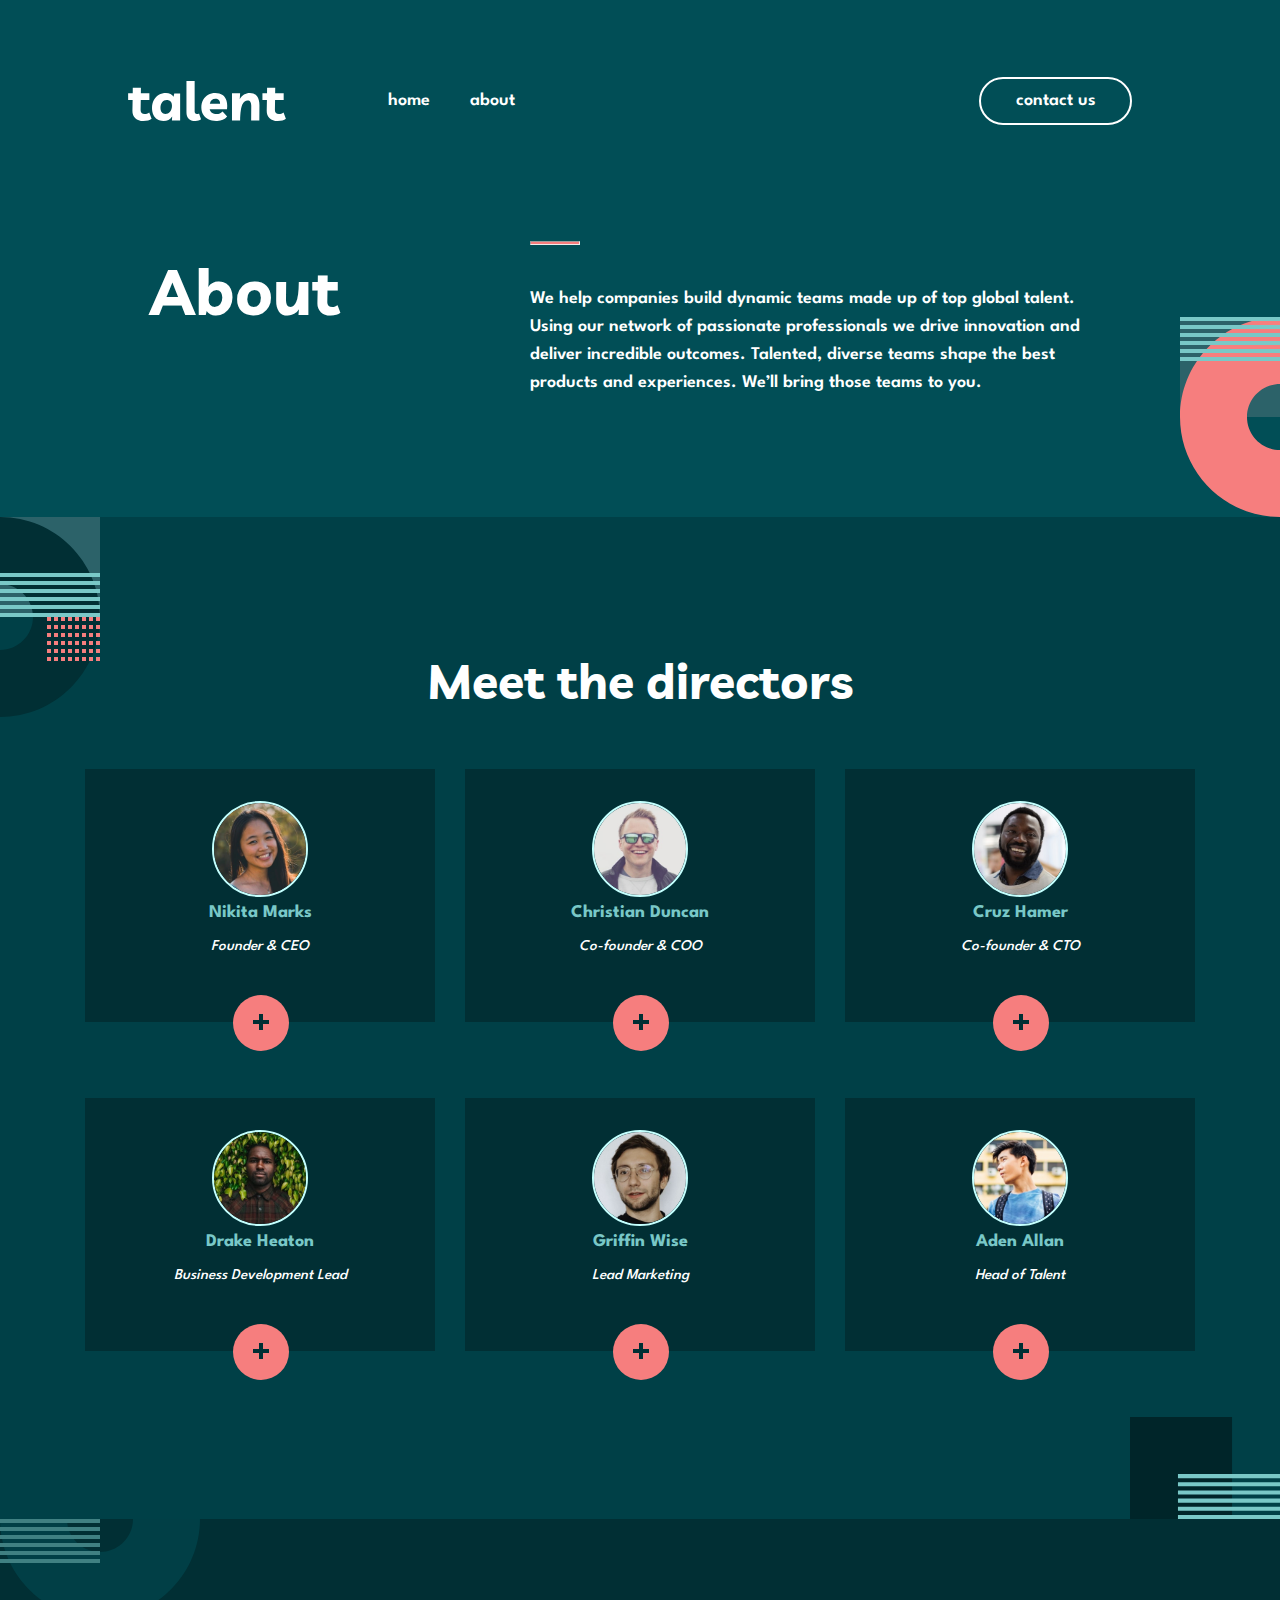
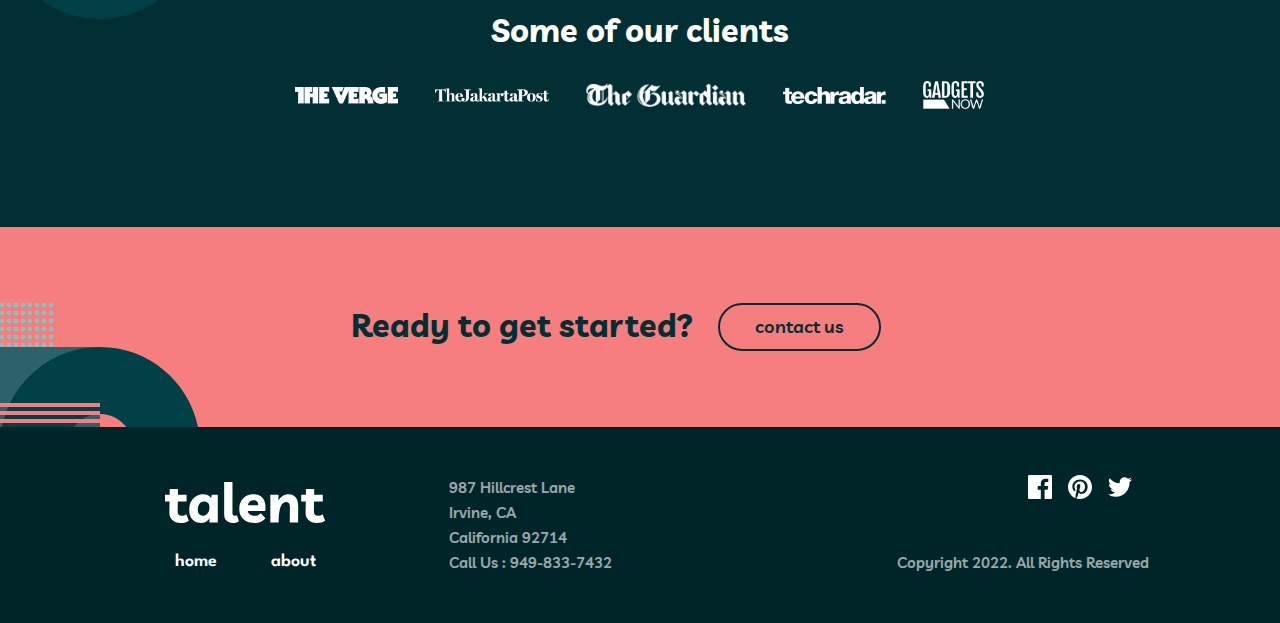
<file: about.html>
<!DOCTYPE html>
<html lang="en">

<head>
  <meta charset="UTF-8" />
  <meta http-equiv="X-UA-Compatible" content="IE=edge" />
  <meta name="viewport" content="width=device-width, initial-scale=1.0" />

  <!-- <link rel="stylesheet" href="assets/styles/homepage.css" /> -->
  <link rel="stylesheet" href="assets/styles/general.css">
  <link rel="stylesheet" href="assets/styles/aboutpage.css">
  <link rel="stylesheet" href="assets/styles/mobile-about-section2.css">
  <link rel="stylesheet" href="assets/styles/desktop-about-section2.css">
  <title>Find Talent</title>
</head>

<body>
  <header>
    <!-- Navbar elements here -->
    <div class="bg_side_menu__container"></div>
    <div class="side_menu__container">
      <div class="side_menu_close__container">
        <img class="menu_close__btn" id="close_btn" src="assets/images/icons/icon-close.svg" alt="" />
      </div>
      <nav>
        <ul class="side_menu__links">
          <li><a class="" href="index.html">home</a></li>
          <li><a class="" href="about.html">about</a></li>
        </ul>
      </nav>
      <a class="side_menu__cta" href="contact.html">
        <button>contact us</button></a>
      <img class="side_menu__img" src="assets/images/background/bg-pattern-about-1-mobile-nav-1.svg" alt="mobile-nav-1">
    </div>
    </div>
    <div class="navbar_menu__container">
      <img class="logo" src="assets/images/logos/logo.svg" alt="" />
      <nav class="nav_links__table">
        <ul class="nav__links">
          <li><a class="" href="index.html">home</a></li>
          <li><a class="" href="about.html">about</a></li>
        </ul>
      </nav>
      <a class="cta" href="contact.html"><button>contact us</button></a>
      <img id="btn" class="ham-menu-icon" src="assets/images/icons/icon-hamburger.svg" alt="" />
    </div>
  </header>


  <main>

    <!-- Cia rasom main -->
    <section id="about-section" class="about-section">
      <h1 id="about-section-h1">About</h1>
      <div>
        <hr>
        <p>We help companies build dynamic teams made up of top global talent. Using our network of passionate
          professionals we drive innovation and deliver incredible outcomes. Talented, diverse teams shape the best
          products and experiences. We’ll bring those teams to you.</p>
      </div>
      <img id="about-section-img" src="assets/images/background/bg-pattern-about-1-mobile-nav-1.svg"
        alt="Background Image">
    </section>
    <section class="director-section">
      <h1>Meet the directors</h1>
      <img id="about-img" src="assets/images/background/bg-pattern-about-2-contact-1.svg" alt="Background Image">
      <div class="director-list">
        <!-- <div class="row"> -->
        <div class="director">
          <img id="director-avatar" src="assets/images/avatars/avatar-nikita.jpg" alt="Portrait of Nikita Marks">
          <p id="director-name">Nikita Marks</p>
          <p id="director-position">Founder & CEO</p>
          <p class="director-oval">
            <img id="cross-icon" src="assets/images/icons/icon-cross.svg" alt="Cross Icon">
          </p>
          <div class="info-screen">
            <p class="info-director-name">Nikita Marks</p>
            <p class="info-director-quote">“Empowered teams create truly amazing products. Set the north star and let
              them follow it.”</p>
            <p class="info-director-socials">
              <svg xmlns="http://www.w3.org/2000/svg" width="24" height="20" id="twitter-icon">
                <path
                  d="M24 2.557a9.83 9.83 0 01-2.828.775A4.932 4.932 0 0023.337.608a9.864 9.864 0 01-3.127 1.195A4.916 4.916 0 0016.616.248c-3.179 0-5.515 2.966-4.797 6.045A13.978 13.978 0 011.671 1.149a4.93 4.93 0 001.523 6.574 4.903 4.903 0 01-2.229-.616c-.054 2.281 1.581 4.415 3.949 4.89a4.935 4.935 0 01-2.224.084 4.928 4.928 0 004.6 3.419A9.9 9.9 0 010 17.54a13.94 13.94 0 007.548 2.212c9.142 0 14.307-7.721 13.995-14.646A10.025 10.025 0 0024 2.557z" />
              </svg>
              <svg id="linkedin-icon" xmlns="http://www.w3.org/2000/svg" width="20" height="20">
                <path
                  d="M18 0H2C.9 0 0 .9 0 2v16c0 1.1.9 2 2 2h16c1.1 0 2-.9 2-2V2c0-1.1-.9-2-2-2zM6 17H3V8h3v9zM4.5 6.3c-1 0-1.8-.8-1.8-1.8s.8-1.8 1.8-1.8 1.8.8 1.8 1.8-.8 1.8-1.8 1.8zM17 17h-3v-5.3c0-.8-.7-1.5-1.5-1.5s-1.5.7-1.5 1.5V17H8V8h3v1.2c.5-.8 1.6-1.4 2.5-1.4 1.9 0 3.5 1.6 3.5 3.5V17z" />
              </svg>
            </p>
          </div>
        </div>
        <div class="director">
          <img id="director-avatar" src="assets/images/avatars/avatar-christian.jpg" alt="Portrait of Christian Duncan">
          <p id="director-name">Christian Duncan</p>
          <p id="director-position">Co-founder & COO</p>
          <p class="director-oval"><img id="cross-icon" src="assets/images/icons/icon-cross.svg" alt="Cross Icon"></p>
          <div class="info-screen">
            <p class="info-director-name">Christian Duncan</p>
            <p class="info-director-quote">“Empowered teams create truly amazing products. Set the north star and let
              them follow it.”</p>
            <p class="info-director-socials">
              <svg xmlns="http://www.w3.org/2000/svg" width="24" height="20" id="twitter-icon">
                <path
                  d="M24 2.557a9.83 9.83 0 01-2.828.775A4.932 4.932 0 0023.337.608a9.864 9.864 0 01-3.127 1.195A4.916 4.916 0 0016.616.248c-3.179 0-5.515 2.966-4.797 6.045A13.978 13.978 0 011.671 1.149a4.93 4.93 0 001.523 6.574 4.903 4.903 0 01-2.229-.616c-.054 2.281 1.581 4.415 3.949 4.89a4.935 4.935 0 01-2.224.084 4.928 4.928 0 004.6 3.419A9.9 9.9 0 010 17.54a13.94 13.94 0 007.548 2.212c9.142 0 14.307-7.721 13.995-14.646A10.025 10.025 0 0024 2.557z" />
              </svg>
              <svg id="linkedin-icon" xmlns="http://www.w3.org/2000/svg" width="20" height="20">
                <path
                  d="M18 0H2C.9 0 0 .9 0 2v16c0 1.1.9 2 2 2h16c1.1 0 2-.9 2-2V2c0-1.1-.9-2-2-2zM6 17H3V8h3v9zM4.5 6.3c-1 0-1.8-.8-1.8-1.8s.8-1.8 1.8-1.8 1.8.8 1.8 1.8-.8 1.8-1.8 1.8zM17 17h-3v-5.3c0-.8-.7-1.5-1.5-1.5s-1.5.7-1.5 1.5V17H8V8h3v1.2c.5-.8 1.6-1.4 2.5-1.4 1.9 0 3.5 1.6 3.5 3.5V17z" />
              </svg>
            </p>
          </div>
        </div>
        <!-- </div> -->
        <!-- <div class="row"> -->
        <div class="director">
          <img id="director-avatar" src="assets/images/avatars/avatar-cruz.jpg" alt="Portrait of Cruz Hamer">
          <p id="director-name">Cruz Hamer</p>
          <p id="director-position">Co-founder & CTO</p>
          <p class="director-oval"><img id="cross-icon" src="assets/images/icons/icon-cross.svg" alt="Cross Icon"></p>
          <div class="info-screen">
            <p class="info-director-name">Cruz Hamer</p>
            <p class="info-director-quote">“Empowered teams create truly amazing products. Set the north star and let
              them follow it.”</p>
            <p class="info-director-socials">
              <svg xmlns="http://www.w3.org/2000/svg" width="24" height="20" id="twitter-icon">
                <path
                  d="M24 2.557a9.83 9.83 0 01-2.828.775A4.932 4.932 0 0023.337.608a9.864 9.864 0 01-3.127 1.195A4.916 4.916 0 0016.616.248c-3.179 0-5.515 2.966-4.797 6.045A13.978 13.978 0 011.671 1.149a4.93 4.93 0 001.523 6.574 4.903 4.903 0 01-2.229-.616c-.054 2.281 1.581 4.415 3.949 4.89a4.935 4.935 0 01-2.224.084 4.928 4.928 0 004.6 3.419A9.9 9.9 0 010 17.54a13.94 13.94 0 007.548 2.212c9.142 0 14.307-7.721 13.995-14.646A10.025 10.025 0 0024 2.557z" />
              </svg>
              <svg id="linkedin-icon" xmlns="http://www.w3.org/2000/svg" width="20" height="20">
                <path
                  d="M18 0H2C.9 0 0 .9 0 2v16c0 1.1.9 2 2 2h16c1.1 0 2-.9 2-2V2c0-1.1-.9-2-2-2zM6 17H3V8h3v9zM4.5 6.3c-1 0-1.8-.8-1.8-1.8s.8-1.8 1.8-1.8 1.8.8 1.8 1.8-.8 1.8-1.8 1.8zM17 17h-3v-5.3c0-.8-.7-1.5-1.5-1.5s-1.5.7-1.5 1.5V17H8V8h3v1.2c.5-.8 1.6-1.4 2.5-1.4 1.9 0 3.5 1.6 3.5 3.5V17z" />
              </svg>
            </p>
          </div>
        </div>
        <div class="director">
          <img id="director-avatar" src="assets/images/avatars/avatar-drake.jpg" alt="Portrait of Drake Heaton">
          <p id="director-name">Drake Heaton</p>
          <p id="director-position">Business Development Lead</p>
          <p class="director-oval"><img id="cross-icon" src="assets/images/icons/icon-cross.svg" alt="Cross Icon"></p>
          <div class="info-screen">
            <p class="info-director-name">Drake Heaton</p>
            <p class="info-director-quote">“Empowered teams create truly amazing products. Set the north star and let
              them follow it.”</p>
            <p class="info-director-socials">
              <svg xmlns="http://www.w3.org/2000/svg" width="24" height="20" id="twitter-icon">
                <path
                  d="M24 2.557a9.83 9.83 0 01-2.828.775A4.932 4.932 0 0023.337.608a9.864 9.864 0 01-3.127 1.195A4.916 4.916 0 0016.616.248c-3.179 0-5.515 2.966-4.797 6.045A13.978 13.978 0 011.671 1.149a4.93 4.93 0 001.523 6.574 4.903 4.903 0 01-2.229-.616c-.054 2.281 1.581 4.415 3.949 4.89a4.935 4.935 0 01-2.224.084 4.928 4.928 0 004.6 3.419A9.9 9.9 0 010 17.54a13.94 13.94 0 007.548 2.212c9.142 0 14.307-7.721 13.995-14.646A10.025 10.025 0 0024 2.557z" />
              </svg>
              <svg id="linkedin-icon" xmlns="http://www.w3.org/2000/svg" width="20" height="20">
                <path
                  d="M18 0H2C.9 0 0 .9 0 2v16c0 1.1.9 2 2 2h16c1.1 0 2-.9 2-2V2c0-1.1-.9-2-2-2zM6 17H3V8h3v9zM4.5 6.3c-1 0-1.8-.8-1.8-1.8s.8-1.8 1.8-1.8 1.8.8 1.8 1.8-.8 1.8-1.8 1.8zM17 17h-3v-5.3c0-.8-.7-1.5-1.5-1.5s-1.5.7-1.5 1.5V17H8V8h3v1.2c.5-.8 1.6-1.4 2.5-1.4 1.9 0 3.5 1.6 3.5 3.5V17z" />
              </svg>
            </p>
          </div>
        </div>
        <!-- </div> -->
        <!-- <div class="lastrow"> -->
        <div class="director">
          <img id="director-avatar" src="assets/images/avatars/avatar-griffin.jpg" alt="Portrait of Griffin Wise">
          <p id="director-name">Griffin Wise</p>
          <p id="director-position">Lead Marketing</p>
          <p class="director-oval"><img id="cross-icon" src="assets/images/icons/icon-cross.svg" alt="Cross Icon"></p>
          <div class="info-screen">
            <p class="info-director-name">Griffin Wise</p>
            <p class="info-director-quote">“Empowered teams create truly amazing products. Set the north star and let
              them follow it.”</p>
            <p class="info-director-socials">
              <svg xmlns="http://www.w3.org/2000/svg" width="24" height="20" id="twitter-icon">
                <path
                  d="M24 2.557a9.83 9.83 0 01-2.828.775A4.932 4.932 0 0023.337.608a9.864 9.864 0 01-3.127 1.195A4.916 4.916 0 0016.616.248c-3.179 0-5.515 2.966-4.797 6.045A13.978 13.978 0 011.671 1.149a4.93 4.93 0 001.523 6.574 4.903 4.903 0 01-2.229-.616c-.054 2.281 1.581 4.415 3.949 4.89a4.935 4.935 0 01-2.224.084 4.928 4.928 0 004.6 3.419A9.9 9.9 0 010 17.54a13.94 13.94 0 007.548 2.212c9.142 0 14.307-7.721 13.995-14.646A10.025 10.025 0 0024 2.557z" />
              </svg>
              <svg id="linkedin-icon" xmlns="http://www.w3.org/2000/svg" width="20" height="20">
                <path
                  d="M18 0H2C.9 0 0 .9 0 2v16c0 1.1.9 2 2 2h16c1.1 0 2-.9 2-2V2c0-1.1-.9-2-2-2zM6 17H3V8h3v9zM4.5 6.3c-1 0-1.8-.8-1.8-1.8s.8-1.8 1.8-1.8 1.8.8 1.8 1.8-.8 1.8-1.8 1.8zM17 17h-3v-5.3c0-.8-.7-1.5-1.5-1.5s-1.5.7-1.5 1.5V17H8V8h3v1.2c.5-.8 1.6-1.4 2.5-1.4 1.9 0 3.5 1.6 3.5 3.5V17z" />
              </svg>
            </p>
          </div>
        </div>
        <div class="director">
          <img id="director-avatar" src="assets/images/avatars/avatar-aden.jpg" alt="Portrait of Aden Allan">
          <p id="director-name">Aden Allan</p>
          <p id="director-position">Head of Talent</p>
          <p class="director-oval"><img id="cross-icon" src="assets/images/icons/icon-cross.svg" alt="Cross Icon"></p>
          <div class="info-screen">
            <p class="info-director-name">Aden Allan</p>
            <p class="info-director-quote">“Empowered teams create truly amazing products. Set the north star and let
              them follow it.”</p>
            <p class="info-director-socials">
              <svg xmlns="http://www.w3.org/2000/svg" width="24" height="20" id="twitter-icon">
                <path
                  d="M24 2.557a9.83 9.83 0 01-2.828.775A4.932 4.932 0 0023.337.608a9.864 9.864 0 01-3.127 1.195A4.916 4.916 0 0016.616.248c-3.179 0-5.515 2.966-4.797 6.045A13.978 13.978 0 011.671 1.149a4.93 4.93 0 001.523 6.574 4.903 4.903 0 01-2.229-.616c-.054 2.281 1.581 4.415 3.949 4.89a4.935 4.935 0 01-2.224.084 4.928 4.928 0 004.6 3.419A9.9 9.9 0 010 17.54a13.94 13.94 0 007.548 2.212c9.142 0 14.307-7.721 13.995-14.646A10.025 10.025 0 0024 2.557z" />
              </svg>
              <svg id="linkedin-icon" xmlns="http://www.w3.org/2000/svg" width="20" height="20">
                <path
                  d="M18 0H2C.9 0 0 .9 0 2v16c0 1.1.9 2 2 2h16c1.1 0 2-.9 2-2V2c0-1.1-.9-2-2-2zM6 17H3V8h3v9zM4.5 6.3c-1 0-1.8-.8-1.8-1.8s.8-1.8 1.8-1.8 1.8.8 1.8 1.8-.8 1.8-1.8 1.8zM17 17h-3v-5.3c0-.8-.7-1.5-1.5-1.5s-1.5.7-1.5 1.5V17H8V8h3v1.2c.5-.8 1.6-1.4 2.5-1.4 1.9 0 3.5 1.6 3.5 3.5V17z" />
              </svg>
            </p>
          </div>
        </div>
        <!-- </div> -->
        <img id="about-last-img" src="assets/images/background/bg-pattern-home-4-about-3.svg" alt="Background Image">
      </div>
    </section>

    <section id="aboutsection2">

      <img id="patternhome" src="assets/images/background/bg-pattern-about-4.svg" alt="pattern home">

      <p id="aboutclients">Some of our clients</p><br>
      <div id="logosrow">
        <div>
          <img id="theverge" src="assets/images/logos/logo-the-verge.png" alt="the logo-the-verge">
        </div>
        <div>
          <img id="jakarta" src="assets/images/logos/logo-jakarta-post.png" alt="logo-jakarta-post">
        </div>
        <div>
          <img id="guardian" src="assets/images/logos/logo-the-guardian.png" alt="logo-the-guardian">
        </div>
        <div>
          <img id="techradar" src="assets/images/logos/logo-tech-radar.png" alt="logo-tech-radar">
        </div>
        <div>
          <img id="gadgets" src="assets/images/logos/logo-gadgets-now.png" alt="logo-gadgets-post">
        </div>
      </div>
    </section>



    <section id="section2AboutMobile">
      <p>Ready to get started?</p>

      <a id="section2MobileId" href="contact.html">contact us</a>

      <img class="section2Img" src="assets/images/background/bg-pattern-home-6-about-5.svg" alt="home-about footer">
    </section>

  </main>

  <footer>

    <img class="footerlogo" src="assets/images/logos/logo.svg">
    <ul class="footermenu">
      <li><a class="" href="index.html">home</a></li>
      <li><a class="" href="about.html">about</a></li>
    </ul>
    <p class="address">987 Hillcrest Lane<br> Irvine, CA <br> California 92714<br>Call Us : 949-833-7432</p>
    <ul class="footericons">
      <li><a class="fb" href="https://www.facebook.com"><svg class="test" xmlns="http://www.w3.org/2000/svg" width="24"
            height="24">
            <path fill="#FFF"
              d="M22.675 0H1.325C.593 0 0 .593 0 1.325v21.351C0 23.407.593 24 1.325 24H12.82v-9.294H9.692v-3.622h3.128V8.413c0-3.1 1.893-4.788 4.659-4.788 1.325 0 2.463.099 2.795.143v3.24l-1.918.001c-1.504 0-1.795.715-1.795 1.763v2.313h3.587l-.467 3.622h-3.12V24h6.116c.73 0 1.323-.593 1.323-1.325V1.325C24 .593 23.407 0 22.675 0z" />
          </svg></a></li>
      <li><a class="pinterest" href="https://www.pinterest.com"><svg xmlns="http://www.w3.org/2000/svg" width="24"
            height="24">
            <path fill="#FFF"
              d="M12 0C5.373 0 0 5.372 0 12c0 5.084 3.163 9.426 7.627 11.174-.105-.949-.2-2.405.042-3.441.218-.937 1.407-5.965 1.407-5.965s-.359-.719-.359-1.782c0-1.668.967-2.914 2.171-2.914 1.023 0 1.518.769 1.518 1.69 0 1.029-.655 2.568-.994 3.995-.283 1.194.599 2.169 1.777 2.169 2.133 0 3.772-2.249 3.772-5.495 0-2.873-2.064-4.882-5.012-4.882-3.414 0-5.418 2.561-5.418 5.207 0 1.031.397 2.138.893 2.738a.36.36 0 01.083.345l-.333 1.36c-.053.22-.174.267-.402.161-1.499-.698-2.436-2.889-2.436-4.649 0-3.785 2.75-7.262 7.929-7.262 4.163 0 7.398 2.967 7.398 6.931 0 4.136-2.607 7.464-6.227 7.464-1.216 0-2.359-.631-2.75-1.378l-.748 2.853c-.271 1.043-1.002 2.35-1.492 3.146C9.57 23.812 10.763 24 12 24c6.627 0 12-5.373 12-12 0-6.628-5.373-12-12-12z" />
          </svg></a></li>
      <li><a class="twitter" href="https://twitter.com"><svg xmlns="http://www.w3.org/2000/svg" width="24" height="20">
            <path fill="#FFF"
              d="M24 2.557a9.83 9.83 0 01-2.828.775A4.932 4.932 0 0023.337.608a9.864 9.864 0 01-3.127 1.195A4.916 4.916 0 0016.616.248c-3.179 0-5.515 2.966-4.797 6.045A13.978 13.978 0 011.671 1.149a4.93 4.93 0 001.523 6.574 4.903 4.903 0 01-2.229-.616c-.054 2.281 1.581 4.415 3.949 4.89a4.935 4.935 0 01-2.224.084 4.928 4.928 0 004.6 3.419A9.9 9.9 0 010 17.54a13.94 13.94 0 007.548 2.212c9.142 0 14.307-7.721 13.995-14.646A10.025 10.025 0 0024 2.557z" />
          </svg></a></li>
    </ul>
    <p>Copyright 2022. All Rights Reserved</p>

  </footer>


  <script src="assets/scripts/script.js"></script>
  <script src="https://cdn.jsdelivr.net/npm/bootstrap@5.2.3/dist/js/bootstrap.bundle.min.js"
    integrity="sha384-kenU1KFdBIe4zVF0s0G1M5b4hcpxyD9F7jL+jjXkk+Q2h455rYXK/7HAuoJl+0I4" crossorigin="anonymous">
    </script>

  <script src="assets/scripts/script.js"></script>

</body>

</html>
</file>
<file: assets/styles/homepage.css>
@import url("assets/styles/general.css");

@media only screen and (max-width: 600px) {

  .section1_wrapper {
    display: flex;
    flex-direction: column;
    justify-content: center;
    align-items: center;
    padding: 24px 24px 0px 24px;
    width: 100%;
    background-color: #014e56;
  }

  .section1_title {
    color: #fff;
    font-size: 40px;
    font-weight: 700;
    font-family: "Livvic";
    text-align: center;
    line-height: 40px;
    font-style: normal;
  }

  .section1_title-talent {
    color: #f67e7e;
  }

  .section1_paragraph {
    color: #fff;
    justify-content: center;
    align-items: center;
    text-align: center;
    line-height: 28px;
    font-weight: 600;
    font-size: 15px;
    padding-bottom: 197px;
  }

  .bg-pattern-home-2_mobile {
    position: absolute;
    bottom: 0px;
    left: 9px;
  }

  .section1_mobile {
    position: relative;
  }
}


/*section 2 mobile start */
@import url("https://fonts.googleapis.com/css2?family=Livvic:ital,wght@0,100;0,200;0,300;0,400;0,500;0,600;0,700;0,900;1,100;1,200;1,300;1,400;1,500;1,600;1,700;1,900&display=swap");

.section2_home {
  display: none;
  visibility: hidden;
}

@media only screen and (max-width: 767px) {
  .section2_home {
    display: block;
    visibility: visible;
    overflow: hidden;
    background-color: #012f34;
    position: relative;
    min-height: 1073px;
    min-width: 375px;
    z-index: 1;
  }

  .section2_home hr {
    top: 64px;
    left: 6.4vw;
    background-color: #f67e7e;
    border: none;
    height: 4px;
    position: absolute;
    width: 50px;
  }

  .section2_home .s2img1 {
    width: 200px;
    height: 244px;
    position: absolute;
    right: -100px;
  }

  .section2_home h2 {
    margin-top: 100px;
    font-style: normal;
    font-weight: 700;
    line-height: 32px;
    color: #ffffff;
    width: 240px;
    height: 160px;
    margin-left: 6.4vw;
  }

  .section2_home article {
    display: grid;
    position: absolute;
    top: 316px;
    width: 87.2%;
    height: 693px;
    left: 6.4vw;
  }

  .section2_home article img {
    position: relative;
    left: 50%;
    transform: translateX(-50%);
    align-items: center;
    width: 72px;
    height: 72px;
  }

  .section2_home article h {
    margin-top: 16px;
    text-align: center;
    font-family: "Livvic";
    font-weight: 700;
    font-size: 18px;
    line-height: 28px;

    color: #f67e7e;
  }

  .section2_home article p {
    font-family: "Livvic";
    text-align: center;
    height: 75px;
    width: 100%;
    margin: 8px 0px 0px;
    font-weight: 600;
    font-size: 15px;
    line-height: 25px;
    text-align: center;
    color: #ffffff;
    mix-blend-mode: normal;
    opacity: 0.8;
  }

  .section2_home article .s2img3,
  .s2img4 {
    margin-top: 48px;
  }

  footer {
    height: 432px;
    display: flex;
    flex-direction: column;
    position: relative;
    justify-content: center;
    align-items: center;
    background: #002529;
  }

  footer .footerlogo {
    margin-top: 66px;
    align-items: center;
    width: 94.5px;
    height: 24px;
  }

  footer .footermenu {
    margin-top: 24px;
    flex-direction: row;
    flex-wrap: wrap;
    justify-content: center;
    list-style: none;
    display: flex;
    flex-wrap: wrap;
    list-style-type: none;
    text-decoration: none;
  }

  footer .footermenu li a:hover {
    color: #f67e7e;
  }

  footer .footermenu li:first-child {
    padding-right: 24px;
  }

  footer .footericons {
    background: none;
    margin-top: 40px;
    flex-direction: row;
    flex-wrap: wrap;
    justify-content: center;
    list-style: none;
    display: flex;
    flex-wrap: wrap;
    list-style-type: none;
    text-decoration: none;
  }

  footer .footericons li:first-child,
  footer .footericons li:nth-child(2) {
    padding-right: 16px;
  }

  footer .footericons li:last-child {
    margin-top: 2.25px;
  }

  footer .footericons svg path:hover {
    fill: #f67e7e;
  }

  footer .address {
    height: 100px;
    width: 327px;
    margin: 24px 0 0;
    font-family: "Livvic";
    font-style: normal;
    font-weight: 600;
    font-size: 15px;
    line-height: 25px;
    text-align: center;
    color: #ffffff;
    mix-blend-mode: normal;
    opacity: 0.6;
  }

  footer p {
    width: 255px;
    height: 25px;
    font-family: "Livvic";
    font-style: normal;
    font-weight: 600;
    font-size: 15px;
    line-height: 25px;
    text-align: center;
    color: #ffffff;
    mix-blend-mode: normal;
    opacity: 0.6;
    margin: 16px 0 64px;
  }

  /*footer-mobile end*/
}

/*section 2 mobile end */


/* SECTION CONTACT US BEGGINS */

#section2HomeMobile {
  position: relative;
  background-color: #F67E7E;
  display: flex;
  flex-direction: column;
  align-items: center;
  justify-content: center;
  padding-bottom: 83px;
  overflow: hidden;

}

#section2HomeMobile p {
  color: #012F34;
  font-family: "Livvic";
  font-style: normal;
  font-weight: 700;
  font-size: 32px;
  line-height: 32px;
  padding: 83px 24px 0 24px;
  white-space: initial;
  text-align: center;

  /* margin: 83px 24px 24px 0; */
}

#section2HomeId {
  color: #012F34;
  background-color: inherit;
  border: 2px solid #012F34;
  border-radius: 24px;
  text-transform: none;
  font-family: 'Livvic';
  font-weight: 700;
  font-size: 18px;
  line-height: 28px;
  padding: 8px 30px;
  margin-top: 5px;
}

#section2HomeId:hover {
  background-color: #002529;
  color: #ffffff;
  border-color: #002529;
}

.section2HomeImg {
  max-width: 200px;
  max-width: 200px;
  position: absolute;
  left: 0;
  bottom: -20px;
}

/* SECTION CONTACT US ENDS. */


/* TABLET START */
@media screen and (min-width: 768px) {

  .section1_wrapper {
    display: flex;
    flex-direction: column;
    justify-content: center;
    align-items: center;
    padding: 24px 24px 0px 24px;
    width: 100%;
    background-color: #014e56;
  }

  .section1_title {
    color: #fff;
    font-size: 64px;
    font-weight: 700;
    font-family: "Livvic";
    text-align: center;
    line-height: 56px;
    font-style: normal;
    text-align: center;
  }

  .section1_title-talent {
    color: #f67e7e;
  }

  .section1_paragraph {
    color: #fff;
    justify-content: center;
    align-items: center;
    text-align: center;
    line-height: 28px;
    font-weight: 600;
    font-size: 15px;
    padding-bottom: 197px;
    width: 457px;
    /* padding: 0px 155px 197px 155px; */
  }

  .bg-pattern-home-2_mobile {
    position: absolute;
    position: absolute;
    left: 50%;
    transform: translate(-50%);
    bottom: 0px;
  }

  .section1_mobile {
    position: relative;
  }

  /* CONTACT US BEGINS */
  #section2HomeMobile {
    position: relative;
    background-color: #F67E7E;
    height: 200px;
    display: flex;
    flex-direction: row;
    align-items: center;
    justify-content: center;
    padding-bottom: 100px;
    overflow: hidden;

  }

  #section2HomeMobile p {
    color: #012F34;
    font-family: "Livvic";
    font-style: normal;
    font-weight: 700;
    font-size: 32px;
    line-height: 32px;
    padding-top: 100px;
    margin-left: 50px;
    white-space: initial;
    text-align: center;
  }

  #section2HomeId {
    color: #012F34;
    background-color: inherit;
    border: 2px solid #012F34;
    border-radius: 24px;
    text-transform: none;
    font-family: 'Livvic';
    font-weight: 600;
    font-size: 18px;
    line-height: 28px;
    padding: 8px 35px;
    margin: 90px 98px 0 25px;
  }

  #section2HomeId:hover {
    background-color: #002529;
    color: #ffffff;
    border-color: #002529;
  }

  .section2HomeImg {
    max-width: 200px;
    max-width: 200px;
    position: absolute;
    left: 0;
    bottom: -20px;
  }

  /* CONTACT US ENDS */

  /* Section2 tablet begins */
  .section2_home {
    display: block;
    visibility: visible;
    overflow: hidden;
    background-color: #012f34;
    position: relative;
    height: 710px;
    min-width: 600px;
    z-index: 1;
  }

  .section2_home hr {
    top: 100px;
    left: 98px;
    background-color: #f67e7e;
    border: none;
    height: 4px;
    position: absolute;
    width: 50px;
  }

  .section2_home .s2img1 {
    width: 200px;
    height: 244px;
    position: absolute;
    right: -100px;
  }

  .section2_home h2 {
    margin-top: 136px;
    font-style: normal;
    font-weight: 700;
    line-height: 32px;
    color: #ffffff;
    width: 445px;
    height: 64px;
    margin-left: 98px;
  }

  .section2_home article {
    align-items: center;
    margin-left: 97px;
    margin-top: 64px;
    top: 316px;
    width: 573px;
    height: 693px;
    left: 6.4vw;
  }

  .section2_home article img {
    position: absolute;
    margin-right: 23px;
    width: 72px;
    height: 72px;
  }

  .section2_home article h {
    margin-left: 95px;
    margin-top: 0px;
    font-family: "Livvic";
    font-weight: 700;
    font-size: 18px;
    line-height: 28px;
    color: #f67e7e;
  }

  .section2_home article p {
    margin: 16px 0 32px 95px;
    font-family: "Livvic";
    height: 50px;
    width: 478px;
    font-weight: 600;
    font-size: 15px;
    line-height: 25px;
    color: #ffffff;
    mix-blend-mode: normal;
    opacity: 0.8;
  }

  /*section2 tablet end*/
}

@media only screen and (max-width: 1439px) {

  /* This media query is for home desktop section1 */
  .section1_wrapper hr {
    display: none;
  }

  .bg-pattern-home-1 {
    display: none;
  }
}

@media only screen and (min-width: 1440px) {
  .section1_wrapper {
    display: flex;
    flex-direction: row;
    justify-content: center;
    align-items: flex-end;
    padding: 65px 165px 250px 165px;
    gap: 30px;
    /* width: 1110px; */
    height: 515px;
    background-color: #014e56;
    position: relative;
  }

  .section1_title {
    color: #fff;
    width: 623px;
    font-size: 100px;
    font-weight: 700;
    font-family: "Livvic";
    text-align: start;
    line-height: 100px;
    font-style: normal;
  }

  .section1_title-talent {
    color: #f67e7e;
  }

  .section1_wrapper hr {
    border: 0;
    height: 4px;
    background-color: #79C8C7;
    width: 50px;
    position: absolute;
    top: 65px;
    left: 825px;
  }

  .section1_paragraph {
    color: #fff;
    text-align: start;
    line-height: 28px;
    font-weight: 600;
    font-size: 18px;
    padding-bottom: 0px;
    width: 445px;
    height: 112px;
  }

  .section1_paragraph-div {
    width: 445px;
    height: 112px;
    display: flex;
    align-items: flex-end;
  }

  .bg-pattern-home-2_mobile {
    position: absolute;
    bottom: 0px;
    left: 1082px;
  }

  .bg-pattern-home-1 {
    position: absolute;
    left: -100px;
    top: 65px;
  }

  .section1_mobile {
    position: relative;
  }

  /* SECTION CONTACT US BEGGINS */

  #section2HomeMobile {
    position: relative;
    background-color: #F67E7E;
    height: 200px;
    display: flex;
    flex-direction: row;
    align-items: center;
    justify-content: center;
    padding-bottom: 100px;
    overflow: hidden;

  }

  #section2HomeMobile p {
    color: #012F34;
    font-family: 'Livvic';
    font-style: normal;
    font-weight: 700;
    font-size: 48px;
    line-height: 48px;
    padding-top: 100px;
    padding-left: 10px;
    white-space: initial;
  }

  #section2HomeId {
    color: #012F34;
    background-color: inherit;
    border: 2px solid #012F34;
    border-radius: 24px;
    text-transform: none;
    font-family: 'Livvic';
    font-weight: 600;
    font-size: 18px;
    line-height: 28px;
    padding: 8px 35px;
    margin-left: 263px;
  }

  #section2HomeId:hover {
    background-color: #002529;
    color: #ffffff;
    border-color: #002529;
  }

  .section2HomeImg {
    max-width: 200px;
    max-width: 200px;
    position: absolute;
    left: 0;
    bottom: -20px;
  }

  /* SECTION CONTACT US ENDS. */
  /*section2 desktop begins*/
  .section2_home {
    display: flex;
    flex-direction: row;
   position: relative;
    overflow: hidden;
    background-color: #012f34;
    align-items: flex-end;
    height: 684px;
    z-index: 1;
  }
  .section2_home hr {
    text-align: start;
    top: 140px;
    left: 165px;
    background-color: #f67e7e;
    border: none;
    height: 4px;
    position: absolute;
    width: 50px;
  }

  .section2_home .s2img1 {
    width: 200px;
    height: 244px;
    position: absolute;
    right: -100px;
  }

  .section2_home h2 {
    font-weight: 700;
font-size: 48px;
line-height: 48px;
    text-align: start;
    font-style: normal;
    color: #ffffff;
    width: 445px;
    height: 144px;
    margin: 198px 0px 342px 165px;
    
  }

  .section2_home article {
  margin: 198px 165px 140px;
    align-items: flex-end;
    width: 540px;
    height: 346px;

  }

  .section2_home article img {
    position: absolute;
    margin-right: 23px;
    width: 72px;
    height: 72px;
  }

  .section2_home article h {
    margin-left: 95px;
    margin-top: 0px;
    font-family: "Livvic";
    font-weight: 700;
    font-size: 18px;
    line-height: 28px;
    color: #f67e7e;
  }

  .section2_home article p {
    margin: 16px 0 32px 95px;
    font-family: "Livvic";
    height: 50px;
    width: 478px;
    font-weight: 600;
    font-size: 15px;
    line-height: 25px;
    color: #ffffff;
    mix-blend-mode: normal;
    opacity: 0.8;
  }
  /*section2 desktop ends*/
}
</file>
<file: assets/styles/general.css>
/* Cia stiliai kuriuos visi puslapiai naudos */
@import url("https://fonts.googleapis.com/css2?family=League+Spartan:wght@100;200;300;400;500;600;700;800;900&display=swap");
@import url('https://fonts.googleapis.com/css2?family=Livvic:ital,wght@0,100;0,200;0,300;0,400;0,500;0,600;0,700;0,900;1,100;1,200;1,300;1,400;1,500;1,600;1,700;1,900&display=swap');


* {
  margin: 0;
  padding: 0;
  box-sizing: border-box;
  font-family: "League Spartan", sans-serif;
}
body{
  background-color: #002529;
}
h1 {
  font-family: "Livvic";
  font-style: normal;
  font-weight: 700;
  font-size: 48px;
  line-height: 48px;
  color: #ffffff;
}
h2 {
  font-family: "Livvic";
  font-style: normal;
  font-weight: 700;
  font-size: 32px;
  line-height: 48px;
}
h3 {
  font-family: "Livvic";
  font-style: normal;
  font-weight: 700;
  font-size: 18px;
  line-height: 28px;
}
h4 {
  font-family: "Livvic";
  font-style: normal;
  font-weight: 600;
  font-size: 18px;
  line-height: 28px;
  color: #ffffff;
}
h6 {
  font-family: "Livvic";
  font-style: normal;
  font-weight: 600;
  font-size: 15px;
  line-height: 25px;
  color: #ffffff;
  mix-blend-mode: normal;
  opacity: 0.8;
}
p {
  font-size: 16px;
  color: #222;
  margin: 15px 0 20px 0;
}
li,
a,
button {
  font-family: "League Spartan", sans-serif;
  color: #ffffff;
  text-decoration: none;
  font-style: normal;
  font-weight: 600;
  font-size: 18px;
  line-height: 28px;
}
header .logo {
  cursor: pointer;
  width: 157.5px;
  height: 40px;
  left: 165px;
  top: 77px;
}
header .nav__links{
  display: flex;
  flex-wrap: wrap;
}
header .nav__links li {
  display: flex;
  padding: 0px 20px;
}
header .nav__links li a {
  transition: all 0.3 ease 0s;
}
header .nav__links li a:hover {
  color: #f67e7e;
}
header .cta button {
  border: 2px solid #ffffff;
  cursor: pointer;
  border-radius: 24px;
  transition: all 0.3s ease 0;
  width: 153px;
  height: 48px;
  background-color: #014e56;
}
header .cta {
  margin-left: auto;
}
header .cta button:hover {
  background-color: #ffffff;
  color: #014e56;
}
header .side_menu__container {
  display: none;
}
@media only screen and (max-width: 600px) {
  header .navbar_menu__container {
    display: flex;
    justify-content: flex-start;
    align-items: center;
    background-color: #014e56;
    padding-right: 24px;
    padding-left: 24px;
    padding-top: 48px;
    padding-bottom: 30px;
    /* min-width: 200px; */
  }
  header .logo {
    cursor: pointer;
    width: 126px;
    height: 32px;
    left: 24px;
    top: 48px;
  }
  header .nav__links li,
  header .cta button {
    display: none;
  }
  header .ham-menu-icon {
    display: visible;
    cursor: pointer;
    transition: all 0.3s ease 0;
  }
  header .ham-menu-icon {
    margin-left: auto;
    margin-right: 0;
  }
  header .side_menu__container {
    display: none;
    height: 100%; 
    overflow-x: hidden;

  }
  header .side_menu__cta {
    margin-left: 48px;
    margin-right: 0;
  }
  header .side_menu__container {
    background-color: #2c6269;
    position: absolute;
    width: 255px;
    right: 0px;
    height: 480vh;
    top: none;
  }
  header .side_menu_close__container {
    padding-top: 56.37px;
    padding-right: 25.87px;
    padding-left: 212.87px;
  }
  header .menu_close__btn {
    cursor: pointer;
  }
  header .side_menu__container ul {
    padding-left: 48px;
    padding-right: 54px;
    padding-bottom: 26px;
    padding-top: 26px;
  }
  header .side_menu__links li {
    display: block;
    padding: 12px 0px;
    background-color: #2c6269;
  }
  header .side_menu__links li a {
    transition: all 0.3 ease 0s;
    background-color: #2c6269;
  }
  header .side_menu__links li a:hover {
    color: #f67e7e;
  }
  header .side_menu__container .side_menu__cta button {
    border: 2px solid #ffffff;
    cursor: pointer;
    border-radius: 24px;
    transition: all 0.3s ease 0;
    width: 153px;
    height: 48px;
    background-color: #2c6269;
  }
  header .side_menu__container .side_menu__cta button:hover {
    background-color: #ffffff;
    color: #2c6269;
  }
  header .bg_side_menu__container {
    width: 100%;
    height: 480vh;
    background-color: rgba(0, 0, 0, 0.5);
    position: absolute;
    z-index: 2;
    display: none;
  }
  header .side_menu__img {
    margin-left: 155px;
    margin-top: 191px;
  }
  header .show-element {
    display: block;
    overflow: hidden;
    z-index: 4;
  }
  header .view-element {
    display: block;
    z-index: 3;
  }
}
@media only screen and (min-width: 601px) {
  header .navbar_menu__container {
    display: flex;
    justify-content: flex-start;
    align-items: center;
    padding-right: 40px;
    padding-left: 35px;
    padding-top: 73px;
    padding-bottom: 60px;
    background-color: #014e56;
    overflow-x: hidden;
    /* min-width: 768px; */
  }
  header .nav_links__table ul {
    padding-left: 53.98px;
    padding-right: 54px;
    width: 280px;
  }
  header .ham-menu-icon {
    visibility: hidden;
  }
    /* FOOTER TABLET START*/
    footer {
      height: 271px;
      display: flex;
      flex-wrap: wrap;
      flex-direction: column;
      position: relative;
      justify-content: center;
      align-content: space-between;
      /* gap: 30px; */
      justify-content: center;
      align-items: center;
      background: #002529;
    }
    footer .footerlogo {
      margin: 56px 15px 53px 39px;
      cursor: pointer;
      height: 24px;
      width: 95px;
    }
    footer .footermenu {
      flex-direction: row;
      /* flex-wrap: wrap; */
      justify-content: center;
      list-style: none;
      display: flex;
      margin: 0px 0px 33px 39px;
      list-style-type: none;
      text-decoration: none;
    }
    footer .footermenu li a:hover {
      color: #f67e7e;
    }
  
    footer .footermenu li:first-child {
      padding-right: 24px;
    }
  
    footer .footericons {
      background: none;
      flex-direction: row;
      justify-content: center;
      list-style: none;
      display: flex;
      flex-wrap: nowrap;
      list-style-type: none;
      text-decoration: none;
      height: 24px;
      margin: 0px 0px 50px 39px;
    }
  
    footer .footericons li:first-child,
    footer .footericons li:nth-child(2) {
      padding-right: 16px;
    }
  
    footer .footericons li:last-child {
      margin-top: 2.25px;
    }
  
    footer .footericons svg path:hover {
      fill: #f67e7e;
    }
  
    footer .address {
      height: 100px;
      width: 327px;
      margin: 56px 40px 0 0;
      font-family: "Livvic";
      font-style: normal;
      font-weight: 600;
      font-size: 15px;
      line-height: 25px;
      text-align: end;
      color: #ffffff;
      mix-blend-mode: normal;
      opacity: 0.6;
      order: 4;
    }
  
    footer p {
      width: 327px;
      height: 25px;
      font-family: "Livvic";
      font-style: normal;
      font-weight: 600;
      font-size: 15px;
      line-height: 25px;
      text-align: end;
      color: #ffffff;
      mix-blend-mode: normal;
      opacity: 0.6;
      margin: 34px 40px 56px 0px;
      order: 5;
    }
}
@media only screen and (max-width: 653px) and (min-width: 601px){
  header .navbar_menu__container {
    display: flex;
    justify-content: flex-start;
    align-items: center;
    padding-right: 40px;
    padding-left: 35px;
    padding-top: 73px;
    padding-bottom: 60px;
    background-color: #014e56;
    overflow-x: hidden;
    /* min-width: 768px; */
  }
  header .ham-menu-icon {
    visibility: hidden;
  }
  header .nav_links__table ul {
    padding-left: 35px;
    padding-right: 35px;
    width: 220px;
  }
  header .nav_links__table li {
    padding-left: 10px;
    padding-right: 10px;
  }
}
@media only screen and (min-width: 768px) {
  header .navbar_menu__container {
    display: flex;
    justify-content: flex-start;
    align-items: center;
    padding-right: 40px;
    padding-left: 35px;
    padding-top: 73px;
    padding-bottom: 60px;
    background-color: #014e56;
    overflow-x: hidden;
    min-width: 768px;
  }
  header .nav_links__table ul {
    padding-left: 53.98px;
    padding-right: 54px;
    width: 280px;
  }
  header .ham-menu-icon {
    visibility: hidden;
  }
}
@media only screen and (min-width: 992px) {
  header .navbar_menu__container {
    display: flex;
    justify-content: flex-start;
    align-items: center;
    padding-right: 10%;
    padding-left: 10%;
    padding-top: 77px;
    padding-bottom: 60px;
    background-color: #014e56;
    min-width: 992px;
  }
  header .cta {
    margin-left: auto;
  }
  header .nav_links__table ul {
    padding-left: 82.5px;
    padding-right: 54px;
    width: 330px;
  }
  header .ham-menu-icon {
    visibility: hidden;
  }
  /*footer desktop start*/
  footer {
    height: 196px;
    display: flex;
    flex-wrap: wrap;
    flex-direction: column;
    position: relative;
    justify-content: center;
    align-content: space-between;
    justify-content: center;
    align-items: center;
    background: #002529;
  }
  footer .footerlogo {
    display: flex;
    justify-content: flex-start;
    margin: 48px 0 0 165px;
    cursor: pointer;
    height: 40.83px;
    width: 160px;
  }
  footer .footermenu {
    
    flex-direction: row;
    /* flex-wrap: wrap; */
    justify-content: center;
    list-style: none;
    display: flex;
    margin: 24.37px 0 40px 165px;
    gap: 30px;
    list-style-type: none;
    text-decoration: none;
    order: 0;
  }
  footer .footermenu li a:hover {
    color: #f67e7e;
  }
  
  footer .footericons {
    margin-right: auto;
    justify-content: flex-end;
    background: none;
    flex-direction: row;
    list-style: none;
    flex-wrap: wrap;
    list-style-type: none;
    text-decoration: none;
    order: 1;
   margin: 0 48px 0 0;
    height: 24px;
  
    
  }
  footer .footericons li:last-child {
    margin-top: 2.25px;
  }

  footer .footericons svg path:hover {
    fill: #f67e7e;
  }

  footer .address {
    height: 100px;
    width: 445px;
    margin: 48px 0 48px 124px;
    text-align: start;
    font-family: "Livvic";
    font-style: normal;
    order: 0;
    font-weight: 600;
    font-size: 15px;
    line-height: 25px;
    color: #ffffff;
    mix-blend-mode: normal;
    opacity: 0.6;

  }

  footer p {
    order: 2;
    width: 255px;
    height: 25px;
    margin: 51px 165px 0 0px;
    font-family: "Livvic";
    font-style: normal;
    font-weight: 600;
    font-size: 15px;
    line-height: 25px;
    color: #ffffff;
    mix-blend-mode: normal;
    opacity: 0.6;
  }
  /*footer desktop end*/
}
</file>
<file: assets/styles/aboutpage.css>
html {
    box-sizing: border-box;
}

@media only screen and (max-width:767px) {
    #section2AboutMobile {
        position: relative;
        background-color: #F67E7E;
        display: flex;
        flex-direction: column;
        align-items: center;
        justify-content: center;
        padding-bottom: 83px;
    }

    #section2AboutMobile p {
        color: #012F34;
        font-family: "Livvic";
        font-style: normal;
        font-weight: 700;
        font-size: 32px;
        line-height: 32px;
        padding: 83px 24px 0 24px;
        white-space: initial;
        text-align: center;
    }

    #section2MobileId {
        color: #012F34;
        background-color: inherit;
        border: 2px solid #012F34;
        border-radius: 24px;
        text-transform: none;
        font-family: 'Livvic';
        font-weight: 700;
        font-size: 18px;
        line-height: 28px;
        padding: 8px 30px;
        margin-top: 5px;
    }

    #section2MobileId:hover {
        background-color: #002529;
        color: #ffffff;
        border-color: #002529;
    }

    .section2Img {
        max-width: 200px;
        max-width: 200px;
        position: absolute;
        left: 0;
        bottom: -20px;
    }
}

/* SECTION NEWSLETTERS SECTION 2 STARTS */

#logosrow {
    display: flex;
    flex-direction: column;
    gap: 56.95px;
    align-items: center;
}

#aboutsection2 {
    background-color: #012f34;
    position: relative;
    align-items: center;
    justify-content: center;
    height: 632px;
    overflow: hidden;

}

#patternhome {
    position: absolute;
    opacity: 0.53;
    width: 200px;
    height: 200px;
    left: -100px;
    top: -100px;
}

#aboutclients {
    color: white;
    font-family: "Livvic";
    font-style: normal;
    font-weight: 700;
    font-size: 32px;
    line-height: 32px;
    padding: 80px 24px 0 24px;
    white-space: initial;
    text-align: center;
    padding-bottom: 34px;
}

#theverge {
    width: 146.56px;
    height: 24.19px;

}

#jakarta {
    width: 162.21px;
    height: 19.92px;

}

#guardian {
    width: 159.37px;
    height: 24.19px;

}

#techradar {
    width: 146.56px;
    height: 24.19px;

}

#gadgets {
    width: 86.8px;
    height: 39.84px;
}

/* SECTION NEWSLETTERS SECTION 2 ENDS */


/*footer_home mobile start */
@media only screen and (max-width: 600px) {

    /* Side Menu Elements */
    header .side_menu__container {
        height: 490vh;
    }

    header .bg_side_menu__container {
        height: 490vh;
    }

    /* Side Menu Elements */
    footer {
        height: 432px;
        display: flex;
        flex-direction: column;
        position: relative;
        justify-content: center;
        align-items: center;
        background: #002529;
    }

    footer .footerlogo {
        margin-top: 66px;
        align-items: center;
        width: 94.5px;
        height: 24px;
    }

    footer .footermenu {
        margin-top: 24px;
        flex-direction: row;
        flex-wrap: wrap;
        justify-content: center;
        list-style: none;
        display: flex;
        flex-wrap: wrap;
        list-style-type: none;
        text-decoration: none;
    }





    footer .footermenu li a:hover {
        color: #f67e7e;
    }

    footer .footermenu li:first-child {
        padding-right: 24px;
    }

    footer .footericons {
        background: none;
        margin-top: 40px;
        flex-direction: row;
        flex-wrap: wrap;
        justify-content: center;
        list-style: none;
        display: flex;
        flex-wrap: wrap;
        list-style-type: none;
        text-decoration: none;
    }

    footer .footericons li:first-child,
    footer .footericons li:nth-child(2) {
        padding-right: 16px;
    }

    footer .footericons li:last-child {
        margin-top: 2.25px;
    }

    footer .footericons svg path:hover {
        fill: #f67e7e;
    }

    footer .address {
        height: 100px;
        width: 327px;
        margin: 24px 0 0;
        font-family: "Livvic";
        font-style: normal;
        font-weight: 600;
        font-size: 15px;
        line-height: 25px;
        text-align: center;
        color: #ffffff;
        mix-blend-mode: normal;
        opacity: 0.6;
    }

    footer p {
        width: 255px;
        height: 25px;
        font-family: "Livvic";
        font-style: normal;
        font-weight: 600;
        font-size: 15px;
        line-height: 25px;
        text-align: center;
        color: #ffffff;
        mix-blend-mode: normal;
        opacity: 0.6;
        margin: 16px 0 64px;
    }
}

/*footer-mobile end*/

@media only screen and (min-width: 768px) {

    /* cia rasom tablet css */
    .director-section {
        position: relative;
        background: #004047;
        z-index: 2
    }

    #about-section {
        background: #014E56;
        overflow: hidden;
        position: relative;
    }

    .about-section #about-section-img {
        width: 200px;
        position: absolute;
        right: -100px;
        bottom: 0;

    }

    .about-section p {
        color: white;
        font-size: 15px;
        font-weight: 600;
        line-height: 28px;
        text-align: center;
        margin: 0;
        padding: 34px 153px 102px 158px;
    }

    .about-section #about-section-h1 {
        height: 56px;
        font-size: 64px;
        font-weight: 700;
        text-align: center;
        margin: 0;
        padding: 33px 40px 34px 45px;
    }

    .director-list {
        font-family: "Livvic";
        background: #004047;
        position: relative;
        gap: 11px;
        display: flex;
        flex-direction: row;
        flex-wrap: wrap;
        justify-content: center;
        align-items: center;
        z-index: -1;
    }

    .director-section h1 {
        height: 32px;
        margin: 0;
        text-align: center;
        font-size: 32px;
        line-height: 32px;
        padding: 100px 161px 80px 162px;
        flex-basis: 100%;
    }


    .director {
        width: 281px;
        height: 253px;
        background: #012F34;
        display: flex;
        justify-content: space-evenly;
        align-items: center;
        flex-direction: column;
        position: relative;
    }

    .director:nth-child(1) {
        margin-bottom: 65px;
    }

    .director:nth-child(2) {
        margin-bottom: 65px;
    }

    .director:nth-child(3) {
        margin-bottom: 65px;
    }

    .director:nth-child(4) {
        margin-bottom: 65px;
    }

    .director:nth-child(5) {
        margin-bottom: 128px;
    }

    .director:nth-child(6) {
        margin-bottom: 128px;
    }

    .director #director-name {
        color: #79C8C7;
        width: 279px;
        height: 28px;
        font-size: 18px;
        line-height: 28px;
        font-weight: 700;
        text-align: center;
        position: absolute;
        top: 115px;
    }



    .director #director-position {
        color: #FFFFFF;
        width: 279px;
        height: 25px;
        font-weight: 500;
        font-style: italic;
        font-size: 15px;
        line-height: 25px;
        text-align: center;
        position: absolute;
        top: 150px;
    }

    .director #director-avatar {
        width: 96px;
        height: 96px;
        border: 2px solid #C4FFFE;
        border-radius: 50%;
        position: absolute;
        top: 32px;
        display: block;
    }

    .director-section #about-img {
        width: 200px;
        position: absolute;
        top: 0px;
        left: -100px;
    }

    .director-list #about-last-img {
        width: 150px;
        position: absolute;
        bottom: 0px;
        right: 0px;
    }

    .director-oval {
        position: absolute;
        width: 56px;
        height: 56px;
        left: calc(50% - 56px/2 + 0.5px);
        top: calc(50% - 56px/2 + 112.5px);
        background: #F67E7E;
        border-radius: 50%;
        z-index: 2;
    }

    .director-oval:hover {
        background: #79C8C7;
        transition-property: all;
        transition-duration: 0.5s;
        transition-timing-function: ease-in-out;
    }


    .button-rotate {
        transform: rotate(45deg);
        transition-property: all;
        transition-duration: 0.5s;
        transition-timing-function: ease-in-out;
        background: #79C8C7;
    }

    .button-rotate:hover {
        background: #F67E7E;
    }

    #cross-icon {
        width: 16px;
        height: 16px;
        position: absolute;
        left: 20px;
        top: 19px;
    }

    .info-screen {
        background: #002529;
        width: 327px;
        height: 253px;
        position: absolute;
        top: 0px;
        left: 0px;
        display: flex;
        flex-direction: column;
        align-items: center;
        gap: 8px;
        opacity: 0;
        transition-property: all;
        transition-timing-function: ease-in-out;
        transition-duration: 0.5s;
    }

    .show-content {
        opacity: 100%;
        transition-property: all;
        transition-timing-function: ease-in-out;
        transition-duration: 0.5s;
    }

    .info-director-name {
        font-size: 18px;
        color: #79C8C7;
        line-height: 28px;
        width: 279px;
        height: 28px;
        font-family: "Livvic";
        font-weight: 700;
        text-align: center;
        margin-top: 35px;
    }

    .info-director-quote {
        font-family: "Livvic";
        font-weight: 600;
        font-size: 15px;
        line-height: 25px;
        text-align: center;
        color: #fff;
        margin: 0;
    }

    .info-director-socials {
        display: flex;
        gap: 16px;
    }

    .info-director-socials img {
        width: 16px;
        gap: 10px;
    }

    #twitter-icon {
        fill: #fff;
    }

    #twitter-icon:hover {
        fill: #F67E7E;
        transition-duration: 0.5s;
    }

    #linkedin-icon {
        fill: #fff;
    }

    #linkedin-icon:hover {
        fill: #F67E7E;
        transition-duration: 0.5s;
    }

    .row {
        display: flex;
        flex-direction: row;
        flex-wrap: wrap;
        width: 100%;
        gap: 11px;
        justify-content: center;
        padding-bottom: 76px;
    }

    .column {
        display: flex;
        flex-direction: column;
        flex-basis: 100%;
        flex: 1;
    }

    .lastrow {
        display: flex;
        flex-direction: row;
        flex-wrap: wrap;
        width: 100%;
        gap: 11px;
        justify-content: center;
        padding-bottom: 130.3px;
    }
}

@media only screen and (min-width: 768px) {

    /* CONTACT US BEGINS */
    #section2AboutMobile {
        position: relative;
        background-color: #F67E7E;
        height: 200px;
        display: flex;
        flex-direction: row;
        align-items: center;
        justify-content: center;
        padding-bottom: 100px;
        overflow: hidden;

    }

    #section2AboutMobile p {
        color: #012F34;
        font-family: "Livvic";
        font-style: normal;
        font-weight: 700;
        font-size: 32px;
        line-height: 32px;
        padding-top: 100px;
        margin-left: 50px;
        white-space: initial;
        text-align: center;
    }

    #section2MobileId {
        color: #012F34;
        background-color: inherit;
        border: 2px solid #012F34;
        border-radius: 24px;
        text-transform: none;
        font-family: 'Livvic';
        font-weight: 600;
        font-size: 18px;
        line-height: 28px;
        padding: 8px 35px;
        margin: 100px 98px 0 25px;
    }

    #section2MobileId:hover {
        background-color: #002529;
        color: #ffffff;
        border-color: #002529;
    }

    .section2Img {
        max-width: 200px;
        max-width: 200px;
        position: absolute;
        left: 0;
        bottom: -20px;
    }

    /* CONTACT US ENDS */

    #about-section {
        background: #014E56;
        overflow: hidden;
        position: relative;
    }

    .about-section #about-section-img {
        width: 200px;
        position: absolute;
        right: -100px;
        bottom: 0;

    }

    .about-section p {
        color: white;
        font-size: 15px;
        font-weight: 600;
        line-height: 28px;
        text-align: center;
        margin: 0;
        padding: 34px 153px 102px 158px;
    }

    .about-section #about-section-h1 {
        height: 56px;
        font-size: 64px;
        font-weight: 700;
        text-align: center;
        margin: 0;
        padding: 33px 40px 34px 45px;
    }

    .director-list {
        font-family: "Livvic";
        background: #004047;
        overflow: hidden;
        position: relative;
    }

    .director-list h1 {
        height: 32px;
        margin: 0;
        text-align: center;
        font-size: 32px;
        line-height: 32px;
        padding: 100px 161px 80px 162px;
    }

    .director {
        width: 281px;
        height: 253px;
        background: #012F34;
        display: flex;
        justify-content: space-evenly;
        align-items: center;
        flex-direction: column;
        position: relative;
    }

    .director #director-name {
        color: #79C8C7;
        width: 279px;
        height: 28px;
        font-size: 18px;
        line-height: 28px;
        font-weight: 700;
        text-align: center;
        position: absolute;
        top: 115px;
    }

    .director #director-position {
        color: #FFFFFF;
        width: 279px;
        height: 25px;
        font-weight: 500;
        font-style: italic;
        font-size: 15px;
        line-height: 25px;
        text-align: center;
        position: absolute;
        top: 150px;
    }

    .director #director-avatar {
        width: 96px;
        height: 96px;
        border: 2px solid #C4FFFE;
        border-radius: 50%;
        position: absolute;
        top: 32px;
        display: block;
    }

    .director-list #about-img {
        width: 200px;
        position: absolute;
        top: 0px;
        left: -100px;
    }

    .director-list #about-last-img {
        width: 150px;
        position: absolute;
        bottom: 0px;
        right: 0px;
    }

    .director-oval {
        position: absolute;
        width: 56px;
        height: 56px;
        left: calc(50% - 56px/2 + 0.5px);
        top: calc(50% - 56px/2 + 112.5px);
        background: #F67E7E;
        border-radius: 50%;
        z-index: 2;
    }

    .director-oval:hover {
        background: #79C8C7;
        transition-property: all;
        transition-duration: 0.5s;
        transition-timing-function: ease-in-out;
    }

    .button-rotate {
        transform: rotate(45deg);
        transition-property: all;
        transition-duration: 0.5s;
        transition-timing-function: ease-in-out;
        background: #79C8C7;
    }

    .button-rotate:hover {
        background: #F67E7E;
    }

    #cross-icon {
        width: 16px;
        height: 16px;
        position: absolute;
        left: 20px;
        top: 19px;
    }

    .info-screen {
        background: #002529;
        position: absolute;
        height: 100%;
        top: 0px;
        left: 0px;
        display: flex;
        flex-direction: column;
        align-items: center;
        justify-content: space-between;
        padding-bottom: 100px;
        overflow: hidden;
        gap: 8px;
        opacity: 0;
        transition-property: all;
        transition-timing-function: ease-in-out;
        transition-duration: 0.5s;
    }

    .show-content {
        opacity: 100%;
        transition-property: all;
        transition-timing-function: ease-in-out;
        transition-duration: 0.5s;
    }

    .info-director-name {
        font-size: 18px;
        color: #79C8C7;
        line-height: 28px;
        width: 279px;
        height: 28px;
        font-family: "Livvic";
        font-weight: 700;
        text-align: center;
        margin-top: 35px;
    }

    .info-director-quote {
        font-family: "Livvic";
        font-weight: 600;
        font-size: 15px;
        line-height: 25px;
        text-align: center;
        color: #fff;
        margin: 0;
    }

    .info-director-socials {
        display: flex;
        gap: 16px;
    }


    /* CONTACT US ENDS */

    /* SECTION NEWSLETTERS SECTION 2 STARTS */
    #logosrow {
        display: flex;
        flex-direction: row;
        justify-content: center;
        gap: 37px;
        flex-wrap: wrap;
        margin-left: 39px;
        margin-right: 40px;
    }

    #aboutsection2 {
        background-color: #012F34;
        position: relative;
        align-items: flex-start;
        justify-content: center;
        overflow: hidden;
        max-height: 308px;
    }

    #patternhome {
        /* position: absolute; */
        opacity: 0.53;
        width: 200px;
        height: 200px;
        left: 0px;
        top: -100px;
    }

    #aboutclients {
        color: white;
        font-family: "Livvic";
        font-style: normal;
        font-weight: 700;
        font-size: 32px;
        line-height: 32px;
        padding: 80px 156px 0px 155px;
        white-space: initial;
        text-align: center;
    }

    #theverge {
        width: 103px;
        height: 17px;
    }

    #jakarta {
        width: 114px;
        height: 14px;
    }

    #guardian {
        width: 159.37px;
        height: 24.19px;
    }

    #techradar {
        width: 103px;
        height: 17px;
    }

    #gadgets {
        width: 61px;
        height: 28px;
    }

    /* SECTION NEWSLETTERS SECTION 2 ENDS */

}

.info-director-socials img {
    width: 16px;
    gap: 10px;
}

#twitter-icon {
    fill: #fff;
}

#twitter-icon:hover {
    fill: #F67E7E;
    transition-duration: 0.5s;
}


#linkedin-icon {
    fill: #fff;
}

#linkedin-icon:hover {
    fill: #F67E7E;
    transition-duration: 0.5s;
}


@media only screen and (min-width: 1440px) {

    /* CONTACT US BEGINS */
    #section2AboutMobile {
        position: relative;
        background-color: #F67E7E;
        height: 200px;
        display: flex;
        flex-direction: row;
        align-items: center;
        justify-content: center;
        padding-bottom: 100px;
        overflow: hidden;

    }

    #section2AboutMobile p {
        color: #012F34;
        font-family: 'Livvic';
        font-style: normal;
        font-weight: 700;
        font-size: 48px;
        line-height: 48px;
        padding-top: 100px;
        padding-left: 10px;
        white-space: initial;
    }

    #section2MobileId {
        color: #012F34;
        background-color: inherit;
        border: 2px solid #012F34;
        border-radius: 24px;
        text-transform: none;
        font-family: 'Livvic';
        font-weight: 600;
        font-size: 18px;
        line-height: 28px;
        padding: 8px 35px;
        margin-left: 263px;
    }

    #section2MobileId:hover {
        background-color: #002529;
        color: #ffffff;
        border-color: #002529;
    }

    .section2Img {
        max-width: 200px;
        max-width: 200px;
        position: absolute;
        left: 0;
        bottom: -20px;
    }



    /* CONTACT US ENDS */


    /* SECTION NEWSLETTERS SECTION 2 STARTS */
    #logosrow {
        display: flex;
        flex-direction: row;
        justify-content: center;
        gap: 80px;
        flex-wrap: wrap;
        margin-top: 50px;
        margin-left: 162px;
        margin-right: 162px;
    }

    #aboutsection2 {
        background-color: #012F34;
        position: relative;
        align-items: flex-start;
        justify-content: center;
        overflow: hidden;
        max-height: 437px;
    }

    #patternhome {
        /* opacity: 0.53; */
        width: 200px;
        height: 200px;
        left: 0px;
        top: 0px;
    }

    #aboutclients {
        color: white;
        font-family: 'Livvic';
        font-style: normal;
        font-weight: 700;
        font-size: 48px;
        line-height: 48px;
        padding: 140px 156px 0px 155px;
        white-space: initial;
        text-align: center;
    }

    #theverge {
        width: 165px;
        height: 28px;

    }

    #jakarta {
        width: 184px;
        height: 23px;

    }

    #guardian {
        width: 183px;
        height: 28px;

    }

    #techradar {
        width: 165px;
        height: 28px;

    }

    #gadgets {
        width: 98px;
        height: 45px;
    }

    /* SECTION NEWSLETTERS SECTION 2 ENDS */
}
</file>
<file: assets/styles/mobile-about-section2.css>
@media only screen and (max-width:767px) {
    
    .director-section {
        position: relative;
        background: #004047;
        overflow: hidden;
        z-index: 1;
    }
    .director-list {
        display: flex;
        flex-direction: column;
        position: relative;
        justify-content: center;
        align-items: center;
        font-family: "Livvic";
        gap: 52px;
        background: #004047;
        overflow: hidden;
        z-index: -1;
    }

    .director-section h1 {
        height: 32px;
        margin: 0;
        text-align: center;
        font-size: 32px;
        line-height: 32px;
        padding: 88px 24px 0px 24px;
    }

    .director {
        width: 327px;
        height: 253px;
        background: #012F34;
        display: flex;
        justify-content: space-evenly;
        align-items: center;
        flex-direction: column;
        position: relative;
    }

    .director:first-child {
        margin-top: 68px;
    }

    .director:last-of-type {
        margin-bottom: 116px;
    }

    .director #director-name {
        color: #79C8C7;
        width: 279px;
        height: 28px;
        font-size: 18px;
        line-height: 28px;
        font-weight: 700;
        text-align: center;
        position: absolute;
        top: 115px;
    }

    .director #director-position {
        color: #FFFFFF;
        width: 279px;
        height: 25px;
        font-weight: 500;
        font-style: italic;
        font-size: 15px;
        line-height: 25px;
        text-align: center;
        position: absolute;
        top: 150px;
    }

    .director #director-avatar {
        width: 96px;
        height: 96px;
        border: 2px solid #C4FFFE;
        border-radius: 50%;
        position: absolute;
        top: 32px;
        display: block;
    }

    .director-section #about-img {
        width: 200px;
        position: absolute;
        top: -100px;
        left: -100px;
    }

    .director-list #about-last-img {
        width: 150px;
        position: absolute;
        bottom: 0px;
        right: 0px;
    }

    .about-section {
        display: flex;
        flex-direction: column;
        padding-top: 50px;
        padding-bottom: 80px;
        background: #014E56;
        position: relative;
        overflow: hidden;
    }

    .about-section p {
        color: white;
        font-size: 15px;
        font-weight: 600;
        line-height: 26px;
        padding-left: 24px;
        padding-right: 24px;
        text-align: center;
    }

    .about-section h1 {
        font-size: 40px;
        font-weight: 700;
        line-height: 40px;
        text-align: center;
    }


    .about-section img {
        width: 200px;
        position: absolute;
        bottom: -100px;
        right: -100px;
    }

    .director-oval {
        position: absolute;
        width: 56px;
        height: 56px;
        left: calc(50% - 56px/2 + 0.5px);
        top: calc(50% - 56px/2 + 112.5px);
        background: #F67E7E;
        border-radius: 50%;
        z-index: 2;
    }

    .director-oval:hover {
        background: #79C8C7;
        transition-property: all;
        transition-duration: 0.5s;
        transition-timing-function: ease-in-out;
    }

    .button-rotate {
        transform: rotate(45deg);
        transition-property: all;
        transition-duration: 0.5s;
        transition-timing-function: ease-in-out;
        background: #79C8C7;
    }

    .button-rotate:hover {
        background: #F67E7E;
    }

    #cross-icon {
        width: 16px;
        height: 16px;
        position: absolute;
        left: 20px;
        top: 19px;
    }

    .info-screen {
        background: #002529;
        width: 100%;
        height: 100%;
        position: absolute;
        top: 0px;
        left: 0px;
        display: flex;
        flex-direction: column;
        align-items: center;
        gap: 8px;
        opacity: 0;
        transition-property: all;
        transition-timing-function: ease-in-out;
        transition-duration: 0.5s;
    }

    .show-content {
        opacity: 100%;
        transition-property: all;
        transition-timing-function: ease-in-out;
        transition-duration: 0.5s;
    }

    .info-director-name {
        font-size: 18px;
        color: #79C8C7;
        line-height: 28px;
        width: 279px;
        height: 28px;
        font-family: "Livvic";
        font-weight: 700;
        text-align: center;
        margin-top: 35px;
    }

    .info-director-quote {
        font-family: "Livvic";
        font-weight: 600;
        font-size: 15px;
        line-height: 25px;
        text-align: center;
        color: #fff;
        margin: 0;
    }

    .info-director-socials {
        display: flex;
        gap: 16px;
    }

    .info-director-socials img {
        width: 16px;
        gap: 10px;
    }

    #twitter-icon {
        fill: #fff;
    }

    #twitter-icon:hover {
        fill: #F67E7E;
        transition-duration: 0.5s;
    }

    #linkedin-icon {
        fill: #fff;
    }

    #linkedin-icon:hover {
        fill: #F67E7E;
        transition-duration: 0.5s;
    }

}
@media only screen and (min-width: 768px){
    .info-screen{
        width: 100%;
        height: 100%;
    }
}
</file>
<file: assets/styles/desktop-about-section2.css>
@media only screen and (min-width: 1024px) {

    .director-section {
        position: relative;
        background: #004047;
    }

    .director-list {
        display: flex;
        flex-direction: row;
        position: relative;
        justify-content: center;
        align-items: center;
        gap: 30px;
        font-family: "Livvic";
        background: #004047;
        flex-wrap: wrap;
    }

    .director-section h1 {
        height: 32px;
        margin: 0;
        text-align: center;
        font-size: 48px;
        line-height: 48px;
        padding: 140px 260px 112px 260px;
    }

    .director {
        width: 350px;
        height: 253px;
        background: #012F34;
        display: flex;
        justify-content: space-evenly;
        align-items: center;
        flex-direction: column;
        position: relative;
    }

    .director:nth-child(1) {
        margin-bottom: 46px;
    }
    .director:nth-child(2) {
        margin-bottom: 46px;
    }
    .director:nth-child(3) {
        margin-bottom: 46px;
    }
    .director:nth-child(4){
        margin-bottom: 168px;
    }
    .director:nth-child(5){
        margin-bottom: 168px;
    }
    .director:nth-child(6){
        margin-bottom: 168px;
    }

    .director #director-name {
        color: #79C8C7;
        width: 279px;
        height: 28px;
        font-size: 18px;
        line-height: 28px;
        font-weight: 700;
        text-align: center;
        position: absolute;
        top: 115px;
    }

    .director #director-position {
        color: #FFFFFF;
        width: 279px;
        height: 25px;
        font-weight: 500;
        font-style: italic;
        font-size: 15px;
        line-height: 25px;
        text-align: center;
        position: absolute;
        top: 150px;
    }

    .director #director-avatar {
        width: 96px;
        height: 96px;
        border: 2px solid #C4FFFE;
        border-radius: 50%;
        position: absolute;
        top: 32px;
        display: block;
    }

    .director-section #about-img {
        width: 200px;
        position: absolute;
        top: 0;
        left: -100px;
    }

    .director-list #about-last-img {
        width: 150px;
        position: absolute;
        bottom: 0px;
        right: 0px;
    }

    .about-section {
        display: flex;
        flex-direction: column;
        padding-top: 50px;
        padding-bottom: 80px;
        background: #014E56;
        position: relative;
        overflow: hidden;
    }

    .about-section p {
        color: white;
        font-size: 15px;
        font-weight: 600;
        line-height: 26px;
        padding-left: 24px;
        padding-right: 24px;
        text-align: center;
    }

    .about-section h1 {
        font-size: 40px;
        font-weight: 700;
        line-height: 40px;
        text-align: center;
    }


    .about-section img {
        width: 200px;
        position: absolute;
        bottom: -100px;
        right: -100px;
    }

    .director-oval {
        position: absolute;
        width: 56px;
        height: 56px;
        left: calc(50% - 56px/2 + 0.5px);
        top: calc(50% - 56px/2 + 112.5px);
        background: #F67E7E;
        border-radius: 50%;
        z-index: 2;
    }

    .director-oval:hover {
        background: #79C8C7;
        transition-property: all;
        transition-duration: 0.5s;
        transition-timing-function: ease-in-out;
    }

    .button-rotate {
        transform: rotate(45deg);
        transition-property: all;
        transition-duration: 0.5s;
        transition-timing-function: ease-in-out;
        background: #79C8C7;
    }

    .button-rotate:hover {
        background: #F67E7E;
    }

    #cross-icon {
        width: 16px;
        height: 16px;
        position: absolute;
        left: 20px;
        top: 19px;
    }

    .info-screen {
        background: #002529;
        width: 100%;
        height: 100%;
        position: absolute;
        top: 0px;
        left: 0px;
        display: flex;
        flex-direction: column;
        align-items: center;
        gap: 8px;
        opacity: 0;
        transition-property: all;
        transition-timing-function: ease-in-out;
        transition-duration: 0.5s;
    }

    .show-content {
        opacity: 100%;
        transition-property: all;
        transition-timing-function: ease-in-out;
        transition-duration: 0.5s;
    }

    .info-director-name {
        font-size: 18px;
        color: #79C8C7;
        line-height: 28px;
        width: 279px;
        height: 28px;
        font-family: "Livvic";
        font-weight: 700;
        text-align: center;
        margin-top: 35px;
    }

    .info-director-quote {
        font-family: "Livvic";
        font-weight: 600;
        font-size: 15px;
        line-height: 25px;
        text-align: center;
        color: #fff;
        margin: 0;
    }

    .info-director-socials {
        display: flex;
        gap: 16px;
    }

    .info-director-socials img {
        width: 16px;
        gap: 10px;
    }

    #twitter-icon {
        fill: #fff;
    }

    #twitter-icon:hover {
        fill: #F67E7E;
        transition-duration: 0.5s;
    }

    #linkedin-icon {
        fill: #fff;
    }

    #linkedin-icon:hover {
        fill: #F67E7E;
        transition-duration: 0.5s;
    }

    #about-section {
        background: #014E56;
        overflow: hidden;
        width: 100%;
        position: relative;
        display: inline-block;
        display: flex;
        flex-direction: row;
        gap: 191px;
        padding: 0;
    }

    .about-section #about-section-img {
        width: 200px;
        position: absolute;
        right: -100px;
        bottom: 0;

    }

    .about-section p {
        color: white;
        font-size: 18px;
        font-weight: 600;
        line-height: 28px;
        text-align: left;
        padding: 40px 165px 120px 0px;
        position: relative;
    }

    .about-section hr {
        width: 50px;
        height: 4px;
        background-color: #F67E7E;
        margin-top: 56px;
    }

    .about-section #about-section-h1 {
        font-size: 64px;
        line-height: 100px;
        font-weight: 700;
        text-align: left;
        padding: 56px 0px 176px 150px;

        /* position: absolute;
        top: 0; */
    }

    .row {
        padding: 0;
    }

    .lastrow {
        padding: 0;
    }

}

@media only screen and (max-width: 1023px) {
    .about-section hr {
        display: none;
    }
}
</file>
